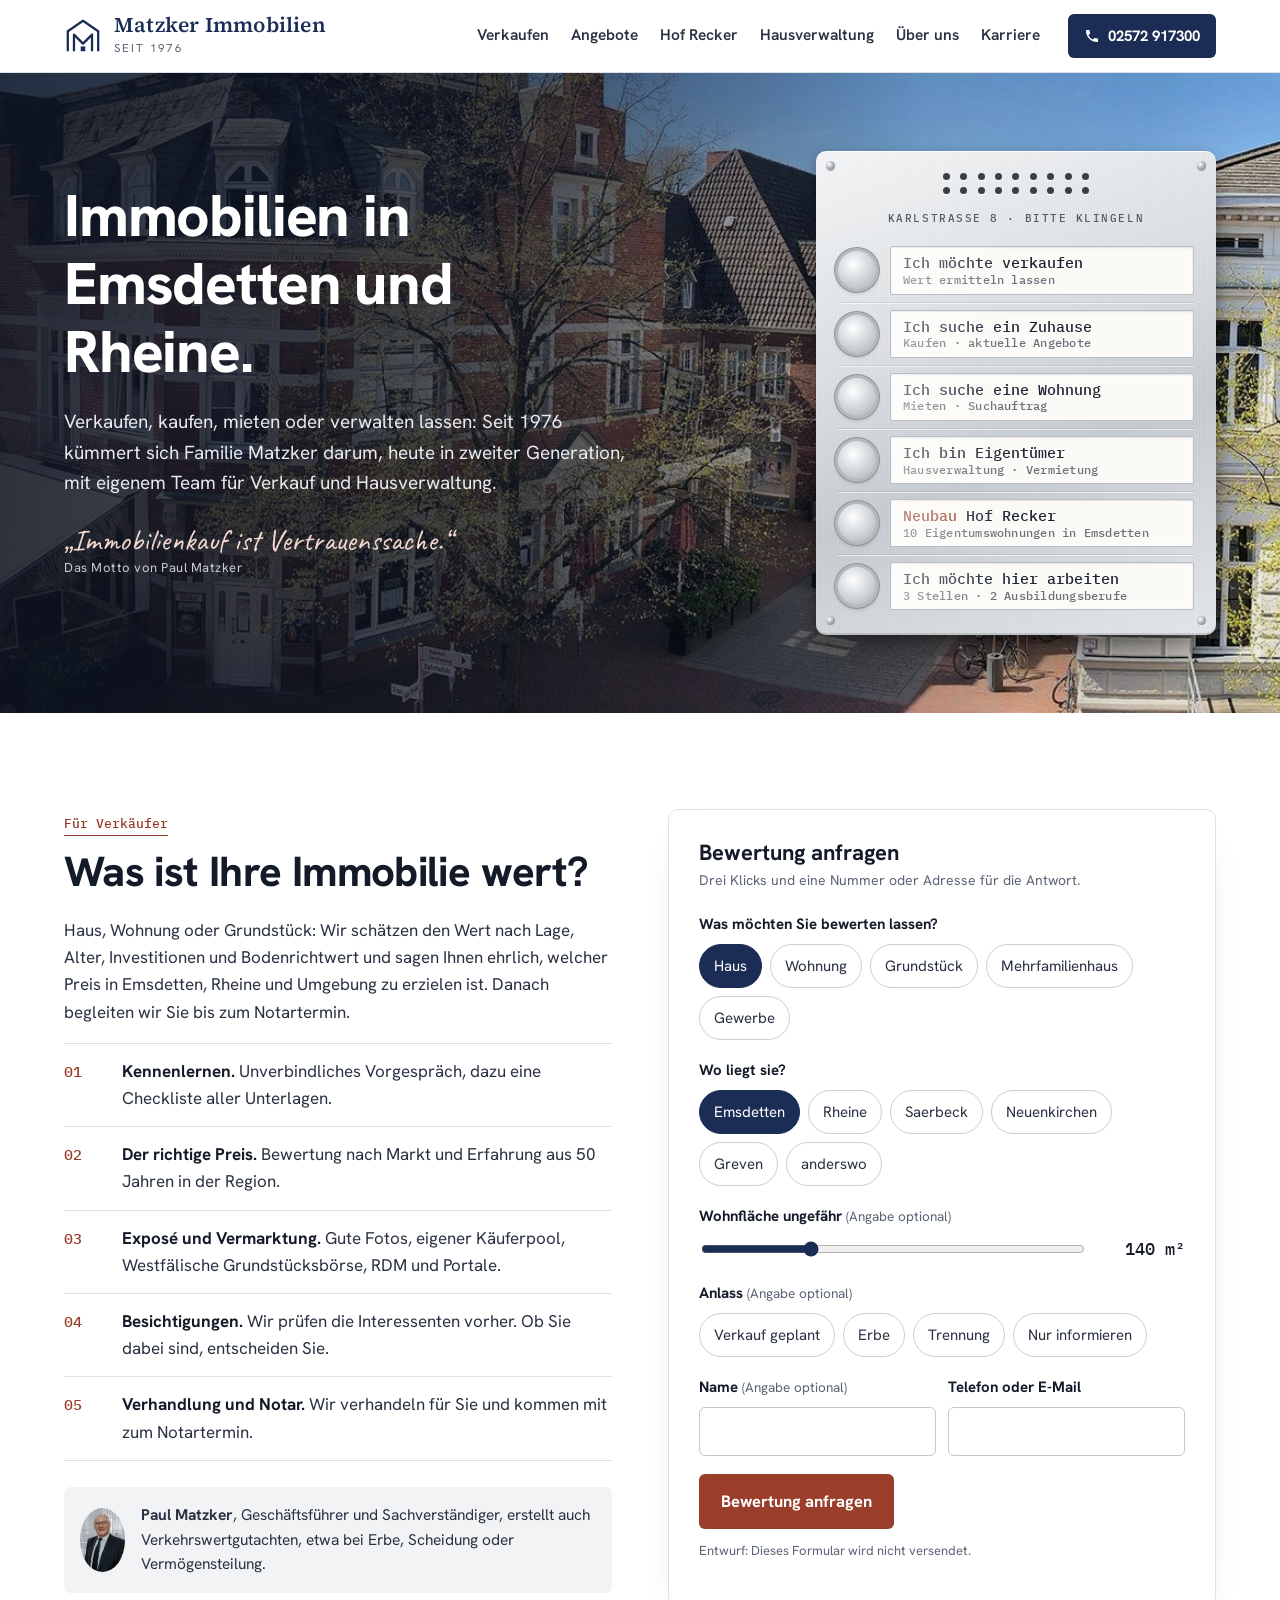
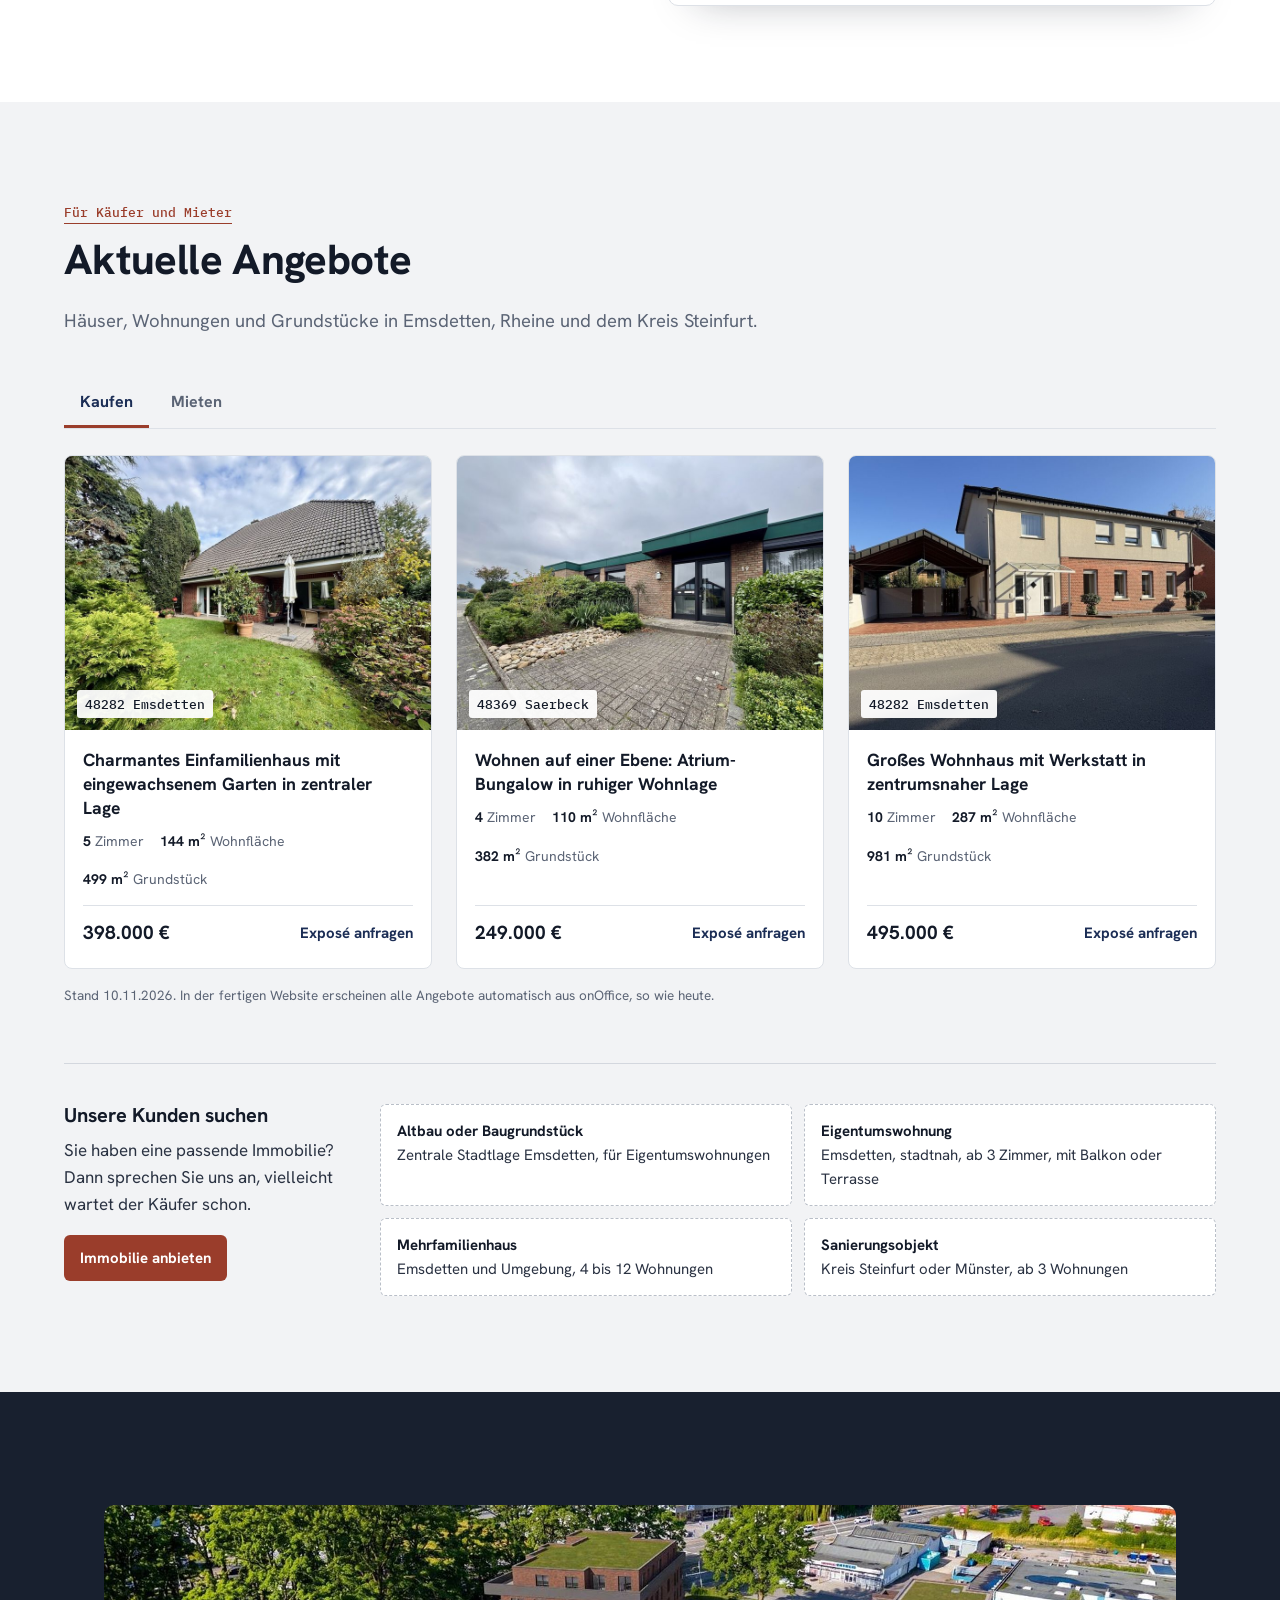
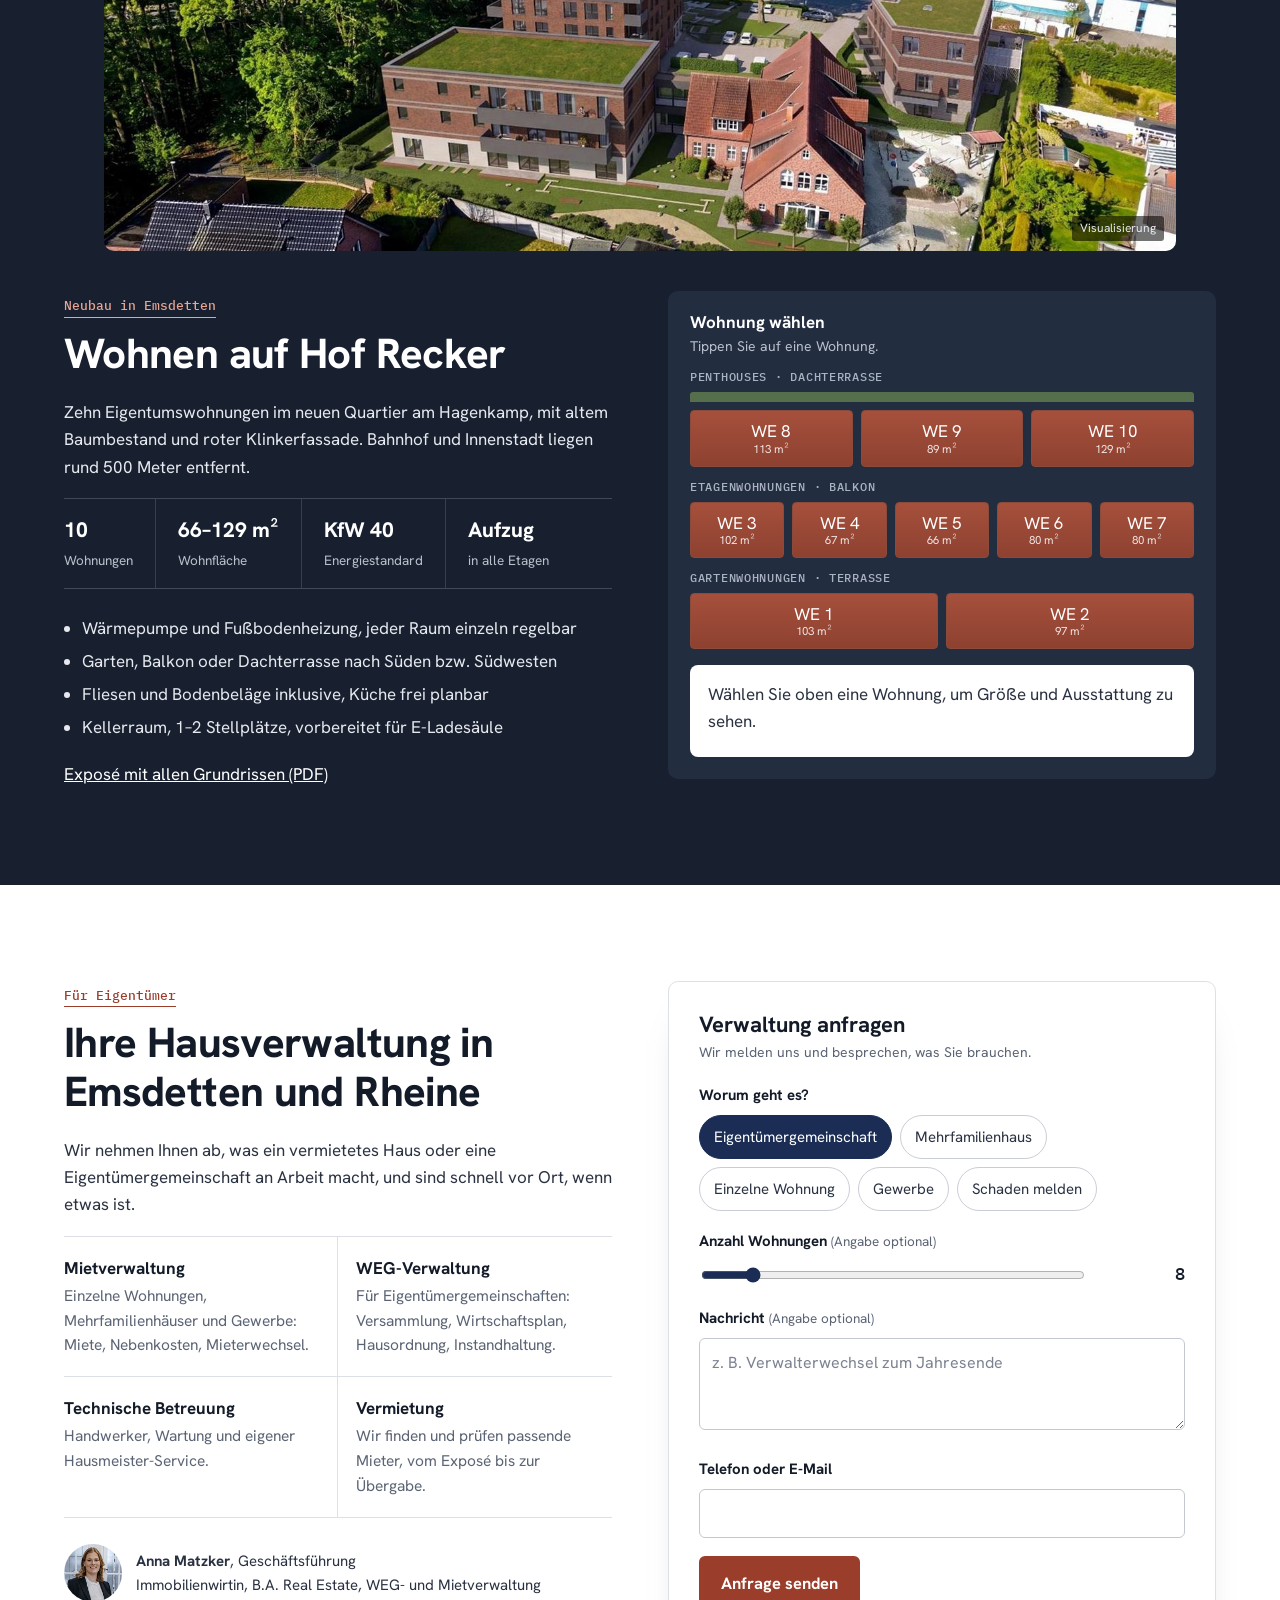
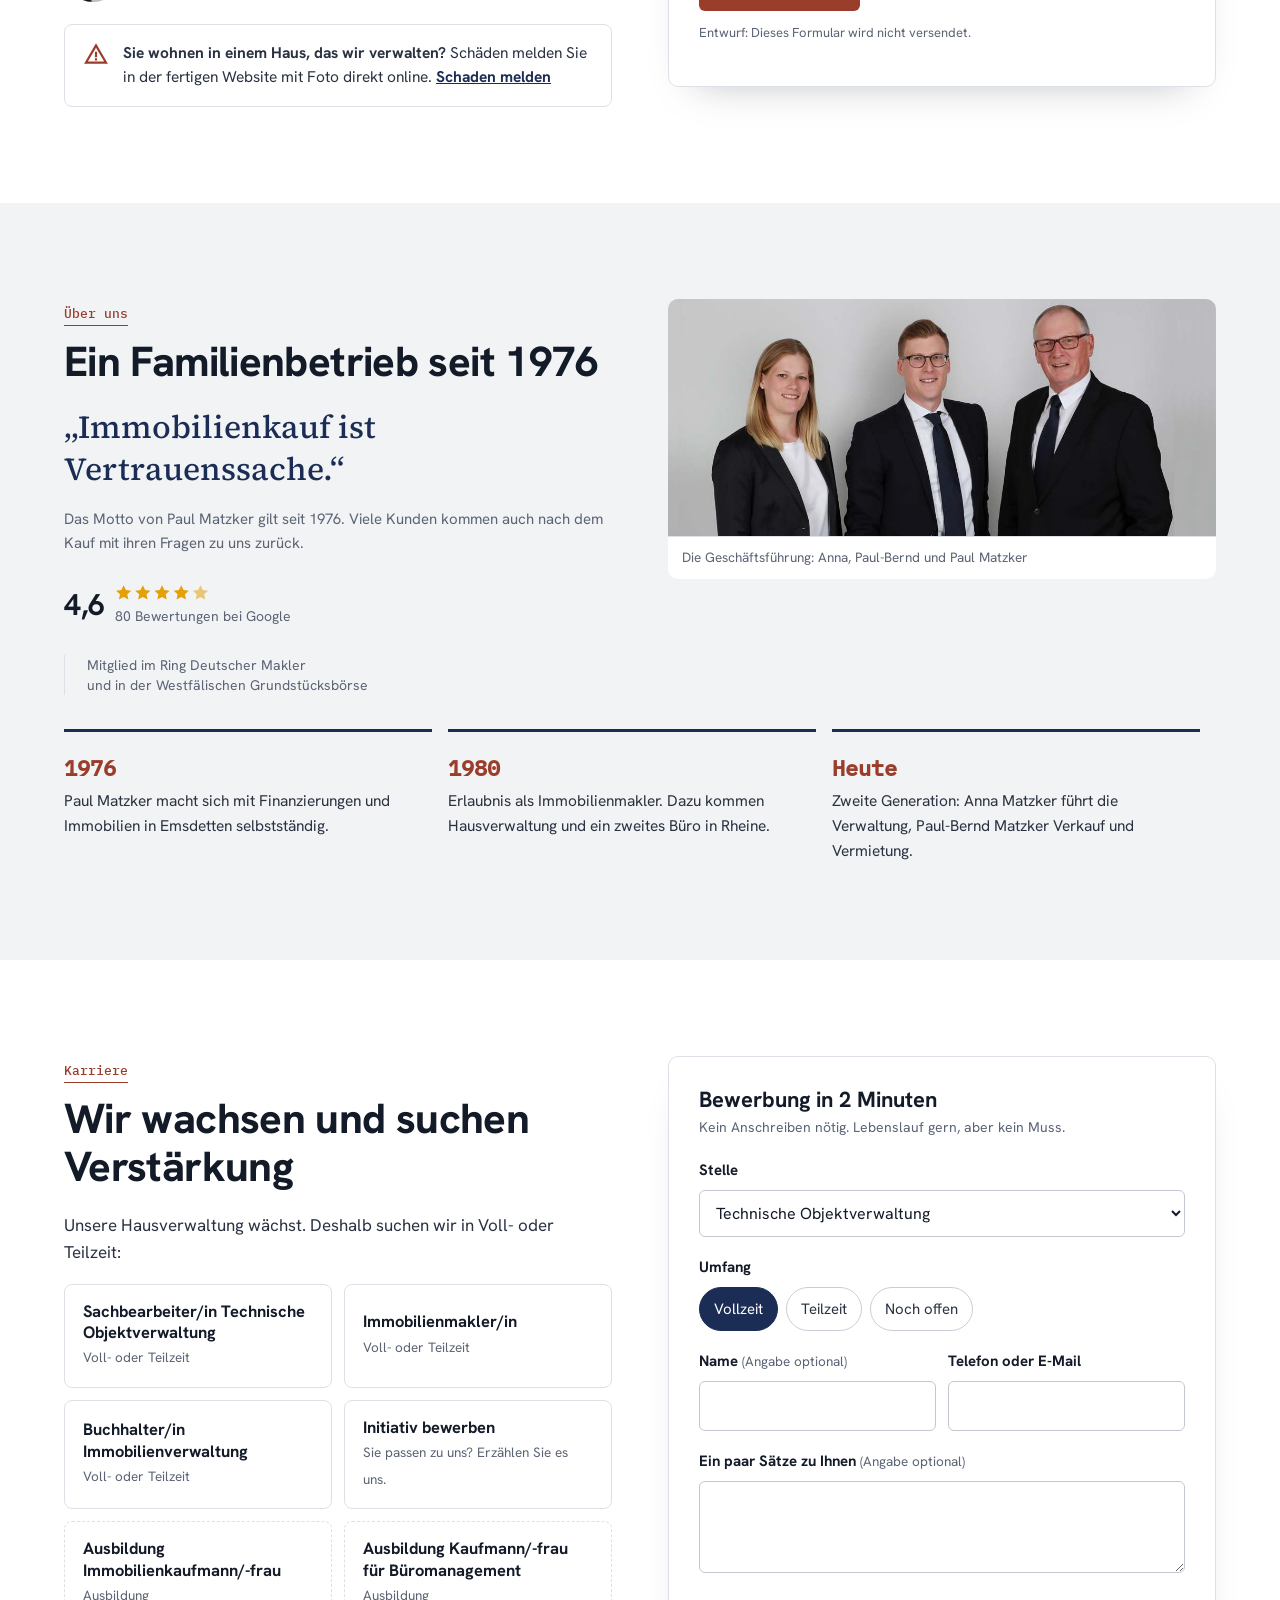
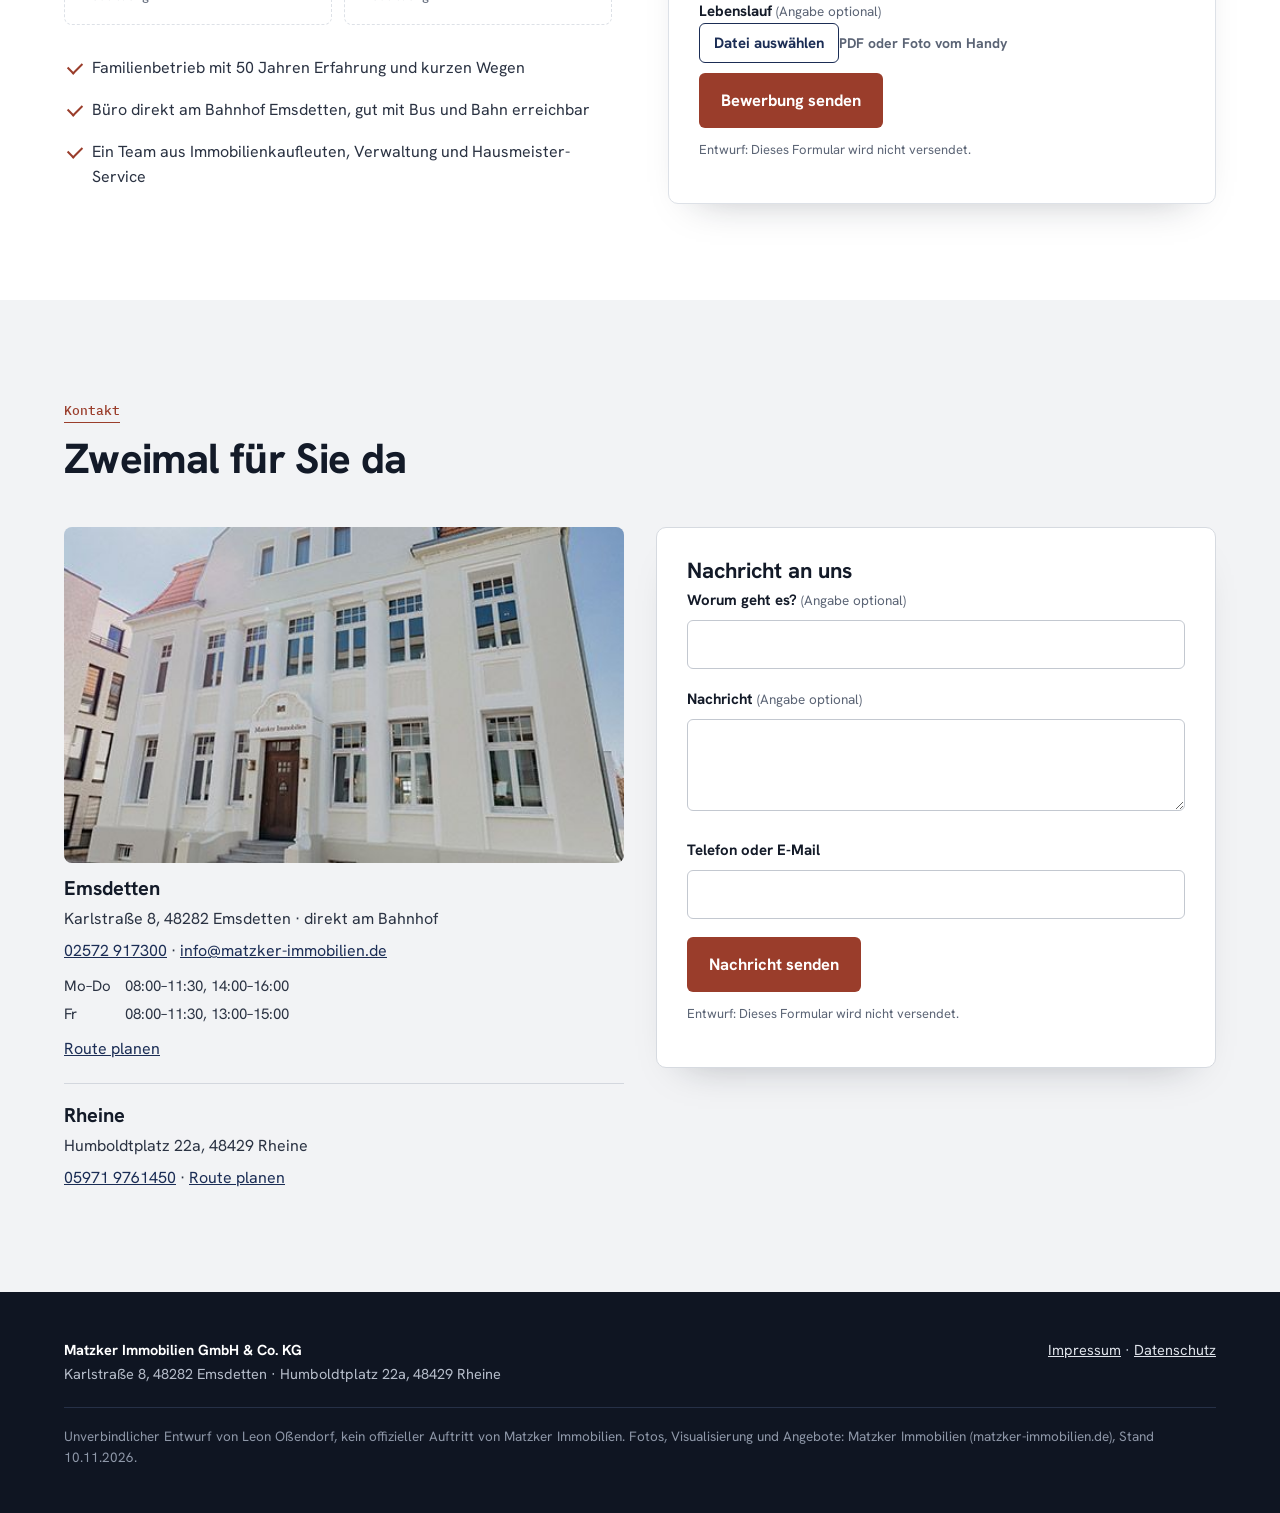
<file: index.html>
<!doctype html>
<html lang="de-DE">
<head>
<meta charset="utf-8">
<meta name="viewport" content="width=device-width, initial-scale=1">
<meta name="robots" content="noindex,nofollow">
<title>Matzker Immobilien – Makler und Hausverwaltung in Emsdetten und Rheine (Entwurf)</title>
<meta name="description" content="Unverbindlicher Entwurf von Leon Oßendorf für Matzker Immobilien, Emsdetten und Rheine.">
<link rel="preload" href="fonts/hanken.woff2" as="font" type="font/woff2" crossorigin>
<link rel="stylesheet" href="css/site.css">
<link rel="icon" href="data:image/svg+xml,%3Csvg xmlns='http://www.w3.org/2000/svg' viewBox='0 0 40 40'%3E%3Crect width='40' height='40' rx='6' fill='%231b2d55'/%3E%3Cpath d='M8 31V15l12-8 12 8v16M13 31V19l7 7 7-7v12' fill='none' stroke='%23fff' stroke-width='2.6'/%3E%3C/svg%3E">
</head>
<body>
<a class="skip" href="#inhalt">Zum Inhalt springen</a>

<header class="kopf">
  <div class="wrap">
    <a class="marke" href="#top" aria-label="Matzker Immobilien, zur Startseite">
      <svg viewBox="0 0 40 40" aria-hidden="true"><path d="M4 36V15L20 4l16 11v21" fill="none" stroke="#1b2d55" stroke-width="2.4" stroke-linejoin="round"/><path d="M10.5 36V18.5l9.5 9.5 9.5-9.5V36" fill="none" stroke="#1b2d55" stroke-width="2.4" stroke-linejoin="round"/><rect x="17.6" y="31" width="4.8" height="5" fill="#1b2d55"/></svg>
      <span><b>Matzker Immobilien</b><small>Seit 1976</small></span>
    </a>
    <nav class="menue" id="menue" aria-label="Hauptmenü">
      <a href="#verkaufen">Verkaufen</a>
      <a href="#angebote">Angebote</a>
      <a href="#hof-recker">Hof Recker</a>
      <a href="#verwaltung">Hausverwaltung</a>
      <a href="#familie">Über uns</a>
      <a href="#karriere">Karriere</a>
    </nav>
    <button class="burger" aria-expanded="false" aria-controls="menue" aria-label="Menü öffnen"><svg width="20" height="14" viewBox="0 0 20 14" aria-hidden="true"><path d="M0 1h20M0 7h20M0 13h20" stroke="#1b2d55" stroke-width="2"/></svg></button>
    <a class="tel" href="tel:+492572917300"><svg viewBox="0 0 24 24" aria-hidden="true"><path fill="currentColor" d="M6.6 10.8a15.1 15.1 0 0 0 6.6 6.6l2.2-2.2c.3-.3.7-.4 1-.2 1.1.4 2.3.6 3.6.6.6 0 1 .4 1 1V20c0 .6-.4 1-1 1A17 17 0 0 1 3 4c0-.6.4-1 1-1h3.5c.6 0 1 .4 1 1 0 1.3.2 2.5.6 3.6.1.3 0 .7-.2 1l-2.3 2.2Z"/></svg><span>02572 917300</span></a>
  </div>
</header>

<main id="inhalt">
<!-- HERO -->
<section class="hero" id="top">
  <div class="hero-bild"><img src="img/emsdetten-strasse.jpg" alt="Innenstadt von Emsdetten mit Backsteinhäusern und weißer Stadtvilla" fetchpriority="high"></div>
  <div class="wrap">
    <div>
      <h1>Immobilien in Emsdetten und Rheine.</h1>
      <p class="lead">Verkaufen, kaufen, mieten oder verwalten lassen: Seit 1976 kümmert sich Familie Matzker darum, heute in zweiter Generation, mit eigenem Team für Verkauf und Hausverwaltung.</p>
      <p class="unterschrift">„Immobilienkauf ist Vertrauenssache.“<small>Das Motto von Paul Matzker</small></p>
    </div>
    <div class="tableau-halter">
      <div class="tableau" role="group" aria-label="Wählen Sie Ihr Anliegen">
        <div class="lautsprecher" aria-hidden="true"><i></i><i></i><i></i><i></i><i></i><i></i><i></i><i></i><i></i><i></i><i></i><i></i><i></i><i></i><i></i><i></i><i></i><i></i></div>
        <div class="tableau-kopf" aria-hidden="true">Karlstraße 8 · Bitte klingeln</div>
        <button class="klingel" data-ziel="#verkaufen"><span class="knopf" aria-hidden="true"></span><span class="schild">Ich möchte verkaufen<small>Wert ermitteln lassen</small></span></button>
        <button class="klingel" data-ziel="#angebote" data-reiter="kauf"><span class="knopf" aria-hidden="true"></span><span class="schild">Ich suche ein Zuhause<small>Kaufen · aktuelle Angebote</small></span></button>
        <button class="klingel" data-ziel="#angebote" data-reiter="miete"><span class="knopf" aria-hidden="true"></span><span class="schild">Ich suche eine Wohnung<small>Mieten · Suchauftrag</small></span></button>
        <button class="klingel" data-ziel="#verwaltung"><span class="knopf" aria-hidden="true"></span><span class="schild">Ich bin Eigentümer<small>Hausverwaltung · Vermietung</small></span></button>
        <button class="klingel" data-ziel="#hof-recker"><span class="knopf" aria-hidden="true"></span><span class="schild"><span class="neu">Neubau</span> Hof Recker<small>10 Eigentumswohnungen in Emsdetten</small></span></button>
        <button class="klingel" data-ziel="#karriere"><span class="knopf" aria-hidden="true"></span><span class="schild">Ich möchte hier arbeiten<small>3 Stellen · 2 Ausbildungsberufe</small></span></button>
        <span class="schraube-u l" aria-hidden="true"></span><span class="schraube-u r" aria-hidden="true"></span>
      </div>
    </div>
  </div>
</section>

<!-- VERKAUFEN -->
<section class="ab" id="verkaufen">
  <div class="wrap zwei">
    <div class="reveal">
      <span class="marke-zeile">Für Verkäufer</span>
      <h2>Was ist Ihre Immobilie wert?</h2>
      <p>Haus, Wohnung oder Grundstück: Wir schätzen den Wert nach Lage, Alter, Investitionen und Bodenrichtwert und sagen Ihnen ehrlich, welcher Preis in Emsdetten, Rheine und Umgebung zu erzielen ist. Danach begleiten wir Sie bis zum Notartermin.</p>
      <ol class="schritte">
        <li><span><b>Kennenlernen.</b> Unverbindliches Vorgespräch, dazu eine Checkliste aller Unterlagen.</span></li>
        <li><span><b>Der richtige Preis.</b> Bewertung nach Markt und Erfahrung aus 50 Jahren in der Region.</span></li>
        <li><span><b>Exposé und Vermarktung.</b> Gute Fotos, eigener Käuferpool, Westfälische Grundstücksbörse, RDM und Portale.</span></li>
        <li><span><b>Besichtigungen.</b> Wir prüfen die Interessenten vorher. Ob Sie dabei sind, entscheiden Sie.</span></li>
        <li><span><b>Verhandlung und Notar.</b> Wir verhandeln für Sie und kommen mit zum Notartermin.</span></li>
      </ol>
      <div class="sachverstand">
        <img src="img/paul-matzker.jpg" alt="Paul Matzker">
        <p><b>Paul Matzker</b>, Geschäftsführer und Sachverständiger, erstellt auch Verkehrswertgutachten, etwa bei Erbe, Scheidung oder Vermögensteilung.</p>
      </div>
    </div>
    <form class="formular reveal" data-demo novalidate aria-labelledby="bew-titel">
      <div class="form-inhalt">
        <h3 id="bew-titel">Bewertung anfragen</h3>
        <p class="hinweis">Drei Klicks und eine Nummer oder Adresse für die Antwort.</p>
        <div class="feld"><span class="label">Was möchten Sie bewerten lassen?</span>
          <div class="chips">
            <input type="radio" name="art" id="a1" checked><label for="a1">Haus</label>
            <input type="radio" name="art" id="a2"><label for="a2">Wohnung</label>
            <input type="radio" name="art" id="a3"><label for="a3">Grundstück</label>
            <input type="radio" name="art" id="a4"><label for="a4">Mehrfamilienhaus</label>
            <input type="radio" name="art" id="a5"><label for="a5">Gewerbe</label>
          </div></div>
        <div class="feld"><span class="label">Wo liegt sie?</span>
          <div class="chips">
            <input type="radio" name="ort" id="o1" checked><label for="o1">Emsdetten</label>
            <input type="radio" name="ort" id="o2"><label for="o2">Rheine</label>
            <input type="radio" name="ort" id="o3"><label for="o3">Saerbeck</label>
            <input type="radio" name="ort" id="o4"><label for="o4">Neuenkirchen</label>
            <input type="radio" name="ort" id="o5"><label for="o5">Greven</label>
            <input type="radio" name="ort" id="o6"><label for="o6">anderswo</label>
          </div></div>
        <div class="feld"><label for="flaeche">Wohnfläche ungefähr <span class="opt">(Angabe optional)</span></label>
          <div class="regler"><input type="range" id="flaeche" min="40" max="400" step="5" value="140"><output for="flaeche">140 m²</output></div></div>
        <div class="feld"><span class="label">Anlass <span class="opt">(Angabe optional)</span></span>
          <div class="chips">
            <input type="checkbox" id="g1"><label for="g1">Verkauf geplant</label>
            <input type="checkbox" id="g2"><label for="g2">Erbe</label>
            <input type="checkbox" id="g3"><label for="g3">Trennung</label>
            <input type="checkbox" id="g4"><label for="g4">Nur informieren</label>
          </div></div>
        <div class="reihe">
          <div class="feld"><label for="bn">Name <span class="opt">(Angabe optional)</span></label><input type="text" id="bn" autocomplete="name"></div>
          <div class="feld"><label for="bt">Telefon oder E-Mail</label><input type="text" id="bt" autocomplete="tel" required></div>
        </div>
        <button class="senden" type="submit">Bewertung anfragen</button>
        <p class="kleingedruckt">Entwurf: Dieses Formular wird nicht versendet.</p>
      </div>
      <div class="danke" role="status"><b>Danke, Ihre Anfrage ist da.</b>In der fertigen Website käme sie jetzt direkt bei Matzker Immobilien an, und Sie bekämen eine Bestätigung per E-Mail.</div>
    </form>
  </div>
</section>

<!-- ANGEBOTE -->
<section class="ab grau" id="angebote">
  <div class="wrap">
    <div class="ab-kopf reveal">
      <span class="marke-zeile">Für Käufer und Mieter</span>
      <h2>Aktuelle Angebote</h2>
      <p>Häuser, Wohnungen und Grundstücke in Emsdetten, Rheine und dem Kreis Steinfurt.</p>
    </div>
    <div class="reiter" role="tablist" aria-label="Angebote">
      <button role="tab" id="t-kauf" aria-controls="p-kauf" aria-selected="true">Kaufen</button>
      <button role="tab" id="t-miete" aria-controls="p-miete" aria-selected="false" tabindex="-1">Mieten</button>
    </div>
    <div class="panel" id="p-kauf" role="tabpanel" aria-labelledby="t-kauf">
      <div class="objekte">
        <article class="objekt reveal">
          <figure><img src="img/objekt-efh-emsdetten.jpg" alt="Einfamilienhaus mit Terrasse und eingewachsenem Garten" loading="lazy"><span class="ort">48282 Emsdetten</span></figure>
          <div class="koerper"><h3>Charmantes Einfamilienhaus mit eingewachsenem Garten in zentraler Lage</h3>
            <div class="eckdaten"><span><b>5</b> Zimmer</span><span><b>144 m²</b> Wohnfläche</span><span><b>499 m²</b> Grundstück</span></div>
            <div class="preis"><b>398.000 €</b><a href="#kontakt" data-anfrage="Einfamilienhaus Emsdetten">Exposé anfragen</a></div></div>
        </article>
        <article class="objekt reveal">
          <figure><img src="img/objekt-bungalow-saerbeck.jpg" alt="Atrium-Bungalow aus Klinker mit Vorgarten" loading="lazy"><span class="ort">48369 Saerbeck</span></figure>
          <div class="koerper"><h3>Wohnen auf einer Ebene: Atrium-Bungalow in ruhiger Wohnlage</h3>
            <div class="eckdaten"><span><b>4</b> Zimmer</span><span><b>110 m²</b> Wohnfläche</span><span><b>382 m²</b> Grundstück</span></div>
            <div class="preis"><b>249.000 €</b><a href="#kontakt" data-anfrage="Atrium-Bungalow Saerbeck">Exposé anfragen</a></div></div>
        </article>
        <article class="objekt reveal">
          <figure><img src="img/objekt-wohnhaus-werkstatt.jpg" alt="Großes Wohnhaus mit Carport und Werkstatt" loading="lazy"><span class="ort">48282 Emsdetten</span></figure>
          <div class="koerper"><h3>Großes Wohnhaus mit Werkstatt in zentrumsnaher Lage</h3>
            <div class="eckdaten"><span><b>10</b> Zimmer</span><span><b>287 m²</b> Wohnfläche</span><span><b>981 m²</b> Grundstück</span></div>
            <div class="preis"><b>495.000 €</b><a href="#kontakt" data-anfrage="Wohnhaus mit Werkstatt Emsdetten">Exposé anfragen</a></div></div>
        </article>
      </div>
      <p class="stand">Stand 10.11.2026. In der fertigen Website erscheinen alle Angebote automatisch aus onOffice, so wie heute.</p>
    </div>
    <div class="panel" id="p-miete" role="tabpanel" aria-labelledby="t-miete" hidden>
      <div class="suchauftrag">
        <div>
          <h3>Sagen Sie uns, was Sie suchen.</h3>
          <p>Mit einem Suchauftrag melden wir uns, sobald eine passende Wohnung frei wird.</p>
          <p>Mietangebote erscheinen in der fertigen Website hier, ebenfalls automatisch aus onOffice.</p>
        </div>
        <form class="formular" data-demo novalidate aria-labelledby="such-titel">
          <div class="form-inhalt">
            <h3 id="such-titel">Suchauftrag Miete</h3>
            <p class="hinweis">Kurz ausfüllen, wir melden uns bei passenden Wohnungen.</p>
            <div class="feld"><span class="label">Wo?</span><div class="chips">
              <input type="checkbox" id="m1" checked><label for="m1">Emsdetten</label>
              <input type="checkbox" id="m2"><label for="m2">Rheine</label>
              <input type="checkbox" id="m3"><label for="m3">Umgebung</label></div></div>
            <div class="feld"><span class="label">Zimmer</span><div class="chips">
              <input type="radio" name="zi" id="z1"><label for="z1">1–2</label>
              <input type="radio" name="zi" id="z2" checked><label for="z2">3</label>
              <input type="radio" name="zi" id="z3"><label for="z3">4 und mehr</label></div></div>
            <div class="feld"><label for="miete">Warmmiete bis <span class="opt">(Angabe optional)</span></label>
              <div class="regler"><input type="range" id="miete" min="400" max="2000" step="50" value="900"><output for="miete">900 €</output></div></div>
            <div class="feld"><label for="mt">Telefon oder E-Mail</label><input type="text" id="mt" required></div>
            <button class="senden" type="submit">Suchauftrag speichern</button>
            <p class="kleingedruckt">Entwurf: Dieses Formular wird nicht versendet.</p>
          </div>
          <div class="danke" role="status"><b>Danke, Ihr Suchauftrag ist gespeichert.</b>In der fertigen Website käme er direkt bei Matzker Immobilien an.</div>
        </form>
      </div>
    </div>

    <div class="gesucht reveal">
      <div>
        <h3>Unsere Kunden suchen</h3>
        <p>Sie haben eine passende Immobilie? Dann sprechen Sie uns an, vielleicht wartet der Käufer schon.</p>
        <a href="#verkaufen" class="senden" style="padding:11px 16px;font-size:15px;text-decoration:none">Immobilie anbieten</a>
      </div>
      <ul>
        <li><b>Altbau oder Baugrundstück</b>Zentrale Stadtlage Emsdetten, für Eigentumswohnungen</li>
        <li><b>Eigentumswohnung</b>Emsdetten, stadtnah, ab 3 Zimmer, mit Balkon oder Terrasse</li>
        <li><b>Mehrfamilienhaus</b>Emsdetten und Umgebung, 4 bis 12 Wohnungen</li>
        <li><b>Sanierungsobjekt</b>Kreis Steinfurt oder Münster, ab 3 Wohnungen</li>
      </ul>
    </div>
  </div>
</section>

<!-- HOF RECKER -->
<section class="ab recker" id="hof-recker">
  <div class="wrap">
    <figure class="recker-bild reveal"><img src="img/hof-recker.jpg" alt="Hof Recker in Emsdetten aus der Luft: Neubauten aus rotem Klinker mit begrünten Dächern um den alten Hof" loading="lazy"><figcaption>Visualisierung</figcaption></figure>
    <div class="zwei">
      <div class="reveal">
        <span class="marke-zeile" style="color:#e7a593">Neubau in Emsdetten</span>
        <h2>Wohnen auf Hof Recker</h2>
        <p>Zehn Eigentumswohnungen im neuen Quartier am Hagenkamp, mit altem Baumbestand und roter Klinkerfassade. Bahnhof und Innenstadt liegen rund 500 Meter entfernt.</p>
        <div class="recker-fakten">
          <div><b>10</b><span>Wohnungen</span></div>
          <div><b>66–129 m²</b><span>Wohnfläche</span></div>
          <div><b>KfW 40</b><span>Energiestandard</span></div>
          <div><b>Aufzug</b><span>in alle Etagen</span></div>
        </div>
        <ul class="plus">
          <li>Wärmepumpe und Fußbodenheizung, jeder Raum einzeln regelbar</li>
          <li>Garten, Balkon oder Dachterrasse nach Süden bzw. Südwesten</li>
          <li>Fliesen und Bodenbeläge inklusive, Küche frei planbar</li>
          <li>Kellerraum, 1–2 Stellplätze, vorbereitet für E-Ladesäule</li>
        </ul>
        <a class="licht" href="https://www.matzker-immobilien.de/wp-content/uploads/download/hofrecker.pdf" rel="noopener">Exposé mit allen Grundrissen (PDF)</a>
      </div>
      <div class="haus reveal" aria-label="Wohnungen auf Hof Recker">
        <h3 style="font-size:17px;margin-bottom:2px">Wohnung wählen</h3>
        <p style="font-size:14px;color:#b9c0cc;margin:0 0 6px">Tippen Sie auf eine Wohnung.</p>
        <div class="etage-name">PENTHOUSES · DACHTERRASSE</div>
        <div class="dach" aria-hidden="true"></div>
        <div class="etage e3">
          <button class="we" data-we="8" data-info="3 Zimmer · 113 m² · Penthouse mit Dachterrasse">WE 8<small>113 m²</small></button>
          <button class="we" data-we="9" data-info="2 Zimmer · 89 m² · Penthouse">WE 9<small>89 m²</small></button>
          <button class="we" data-we="10" data-info="3 Zimmer · 129 m² · Penthouse mit zwei Dachterrassen">WE 10<small>129 m²</small></button>
        </div>
        <div class="etage-name">ETAGENWOHNUNGEN · BALKON</div>
        <div class="etage e5">
          <button class="we" data-we="3" data-info="3–4 Zimmer · 102 m² · Balkon nach Süden">WE 3<small>102 m²</small></button>
          <button class="we" data-we="4" data-info="2 Zimmer · 67 m² · Balkon">WE 4<small>67 m²</small></button>
          <button class="we" data-we="5" data-info="2 Zimmer · 66 m² · Balkon">WE 5<small>66 m²</small></button>
          <button class="we" data-we="6" data-info="2 Zimmer · 80 m² · Balkon">WE 6<small>80 m²</small></button>
          <button class="we" data-we="7" data-info="3 Zimmer · 80 m² · Balkon">WE 7<small>80 m²</small></button>
        </div>
        <div class="etage-name">GARTENWOHNUNGEN · TERRASSE</div>
        <div class="etage e2">
          <button class="we" data-we="1" data-info="3 Zimmer · 103 m² · eigener Garten rund 60 m²">WE 1<small>103 m²</small></button>
          <button class="we" data-we="2" data-info="3 Zimmer · 97 m² · eigener Garten rund 30 m²">WE 2<small>97 m²</small></button>
        </div>
        <div class="we-info" aria-live="polite"><span class="we-text">Wählen Sie oben eine Wohnung, um Größe und Ausstattung zu sehen.</span></div>
      </div>
    </div>
  </div>
</section>

<!-- VERWALTUNG -->
<section class="ab" id="verwaltung">
  <div class="wrap zwei">
    <div class="reveal">
      <span class="marke-zeile">Für Eigentümer</span>
      <h2>Ihre Hausverwaltung in Emsdetten und Rheine</h2>
      <p>Wir nehmen Ihnen ab, was ein vermietetes Haus oder eine Eigentümergemeinschaft an Arbeit macht, und sind schnell vor Ort, wenn etwas ist.</p>
      <div class="leist">
        <div><b>Mietverwaltung</b><p>Einzelne Wohnungen, Mehrfamilienhäuser und Gewerbe: Miete, Nebenkosten, Mieterwechsel.</p></div>
        <div><b>WEG-Verwaltung</b><p>Für Eigentümergemeinschaften: Versammlung, Wirtschaftsplan, Hausordnung, Instandhaltung.</p></div>
        <div><b>Technische Betreuung</b><p>Handwerker, Wartung und eigener Hausmeister-Service.</p></div>
        <div><b>Vermietung</b><p>Wir finden und prüfen passende Mieter, vom Exposé bis zur Übergabe.</p></div>
      </div>
      <div class="person">
        <img src="img/anna-matzker.jpg" alt="Anna Matzker">
        <p><b>Anna Matzker</b>, Geschäftsführung<br>Immobilienwirtin, B.A. Real Estate, WEG- und Mietverwaltung</p>
      </div>
      <div class="schaden">
        <svg viewBox="0 0 24 24" aria-hidden="true"><path fill="currentColor" d="M12 2 1 21h22L12 2Zm0 4.3L19.5 19h-15L12 6.3ZM11 10v5h2v-5h-2Zm0 6v2h2v-2h-2Z"/></svg>
        <p><b>Sie wohnen in einem Haus, das wir verwalten?</b> Schäden melden Sie in der fertigen Website mit Foto direkt online. <button type="button" data-anfrage-verwaltung="schaden">Schaden melden</button></p>
      </div>
    </div>
    <form class="formular reveal" data-demo novalidate aria-labelledby="verw-titel" id="verw-form">
      <div class="form-inhalt">
        <h3 id="verw-titel">Verwaltung anfragen</h3>
        <p class="hinweis">Wir melden uns und besprechen, was Sie brauchen.</p>
        <div class="feld"><span class="label">Worum geht es?</span><div class="chips">
          <input type="radio" name="vw" id="v1" checked><label for="v1">Eigentümergemeinschaft</label>
          <input type="radio" name="vw" id="v2"><label for="v2">Mehrfamilienhaus</label>
          <input type="radio" name="vw" id="v3"><label for="v3">Einzelne Wohnung</label>
          <input type="radio" name="vw" id="v4"><label for="v4">Gewerbe</label>
          <input type="radio" name="vw" id="v5"><label for="v5">Schaden melden</label></div></div>
        <div class="feld" id="feld-einheiten"><label for="einheiten">Anzahl Wohnungen <span class="opt">(Angabe optional)</span></label>
          <div class="regler"><input type="range" id="einheiten" min="1" max="60" value="8"><output for="einheiten">8</output></div></div>
        <div class="feld"><label for="vn">Nachricht <span class="opt">(Angabe optional)</span></label><textarea id="vn" placeholder="z. B. Verwalterwechsel zum Jahresende"></textarea></div>
        <div class="feld"><label for="vt">Telefon oder E-Mail</label><input type="text" id="vt" required></div>
        <button class="senden" type="submit">Anfrage senden</button>
        <p class="kleingedruckt">Entwurf: Dieses Formular wird nicht versendet.</p>
      </div>
      <div class="danke" role="status"><b>Danke, Ihre Anfrage ist da.</b>In der fertigen Website käme sie direkt bei der Hausverwaltung an.</div>
    </form>
  </div>
</section>

<!-- FAMILIE -->
<section class="ab grau" id="familie">
  <div class="wrap">
    <div class="zwei">
      <div class="reveal">
        <span class="marke-zeile">Über uns</span>
        <h2>Ein Familienbetrieb seit 1976</h2>
        <p class="motto">„Immobilienkauf ist Vertrauenssache.“</p>
        <p>Das Motto von Paul Matzker gilt seit 1976. Viele Kunden kommen auch nach dem Kauf mit ihren Fragen zu uns zurück.</p>
        <div class="siegel">
          <div class="sterne"><b>4,6</b><span><svg viewBox="0 0 100 18" aria-hidden="true"><g fill="#e3a008"><path id="st" d="M9 1l2.4 5 5.5.6-4.1 3.8 1.1 5.4L9 13.1 4.1 15.8l1.1-5.4L1.1 6.6l5.5-.6z"/><use href="#st" x="20"/><use href="#st" x="40"/><use href="#st" x="60"/></g><path d="M89 1l2.4 5 5.5.6-4.1 3.8 1.1 5.4L89 13.1l-4.9 2.7 1.1-5.4-4.1-3.8 5.5-.6z" fill="#e3a008" opacity=".55"/></svg><br>80 Bewertungen bei Google</span></div>
          <div class="verband">Mitglied im Ring Deutscher Makler<br>und in der Westfälischen Grundstücksbörse</div>
        </div>
      </div>
      <figure class="familie-bild reveal" style="margin:0"><img src="img/familie-matzker.jpg" alt="Anna Matzker, Paul-Bernd Matzker und Paul Matzker" loading="lazy"><figcaption>Die Geschäftsführung: Anna, Paul-Bernd und Paul Matzker</figcaption></figure>
    </div>
    <div class="zeitleiste reveal">
      <div><b>1976</b><p>Paul Matzker macht sich mit Finanzierungen und Immobilien in Emsdetten selbstständig.</p></div>
      <div><b>1980</b><p>Erlaubnis als Immobilienmakler. Dazu kommen Hausverwaltung und ein zweites Büro in Rheine.</p></div>
      <div><b>Heute</b><p>Zweite Generation: Anna Matzker führt die Verwaltung, Paul-Bernd Matzker Verkauf und Vermietung.</p></div>
    </div>
  </div>
</section>

<!-- KARRIERE -->
<section class="ab" id="karriere">
  <div class="wrap zwei">
    <div class="reveal">
      <span class="marke-zeile">Karriere</span>
      <h2>Wir wachsen und suchen Verstärkung</h2>
      <p>Unsere Hausverwaltung wächst. Deshalb suchen wir in Voll- oder Teilzeit:</p>
      <div class="stellen">
        <button class="stelle" data-stelle="Technische Objektverwaltung"><b>Sachbearbeiter/in Technische Objektverwaltung</b><span>Voll- oder Teilzeit</span></button>
        <button class="stelle" data-stelle="Immobilienmakler/in"><b>Immobilienmakler/in</b><span>Voll- oder Teilzeit</span></button>
        <button class="stelle" data-stelle="Buchhaltung Immobilienverwaltung"><b>Buchhalter/in Immobilienverwaltung</b><span>Voll- oder Teilzeit</span></button>
        <button class="stelle" data-stelle="Initiativbewerbung"><b>Initiativ bewerben</b><span>Sie passen zu uns? Erzählen Sie es uns.</span></button>
        <button class="stelle azubi" data-stelle="Ausbildung Immobilienkaufmann/-frau"><b>Ausbildung Immobilienkaufmann/-frau</b><span>Ausbildung</span></button>
        <button class="stelle azubi" data-stelle="Ausbildung Kaufmann/-frau für Büromanagement"><b>Ausbildung Kaufmann/-frau für Büromanagement</b><span>Ausbildung</span></button>
      </div>
      <ul class="vorteile">
        <li>Familienbetrieb mit 50 Jahren Erfahrung und kurzen Wegen</li>
        <li>Büro direkt am Bahnhof Emsdetten, gut mit Bus und Bahn erreichbar</li>
        <li>Ein Team aus Immobilienkaufleuten, Verwaltung und Hausmeister-Service</li>
      </ul>
    </div>
    <form class="formular reveal" data-demo novalidate aria-labelledby="bw-titel" id="bewerbung">
      <div class="form-inhalt">
        <h3 id="bw-titel">Bewerbung in 2 Minuten</h3>
        <p class="hinweis">Kein Anschreiben nötig. Lebenslauf gern, aber kein Muss.</p>
        <div class="feld"><label for="bw-stelle">Stelle</label>
          <select id="bw-stelle">
            <option>Technische Objektverwaltung</option><option>Immobilienmakler/in</option><option>Buchhaltung Immobilienverwaltung</option>
            <option>Ausbildung Immobilienkaufmann/-frau</option><option>Ausbildung Kaufmann/-frau für Büromanagement</option><option>Initiativbewerbung</option>
          </select></div>
        <div class="feld"><span class="label">Umfang</span><div class="chips">
          <input type="radio" name="um" id="u1" checked><label for="u1">Vollzeit</label>
          <input type="radio" name="um" id="u2"><label for="u2">Teilzeit</label>
          <input type="radio" name="um" id="u3"><label for="u3">Noch offen</label></div></div>
        <div class="reihe">
          <div class="feld"><label for="bw-n">Name <span class="opt">(Angabe optional)</span></label><input type="text" id="bw-n" autocomplete="name"></div>
          <div class="feld"><label for="bw-t">Telefon oder E-Mail</label><input type="text" id="bw-t" required></div>
        </div>
        <div class="feld"><label for="bw-s">Ein paar Sätze zu Ihnen <span class="opt">(Angabe optional)</span></label><textarea id="bw-s"></textarea></div>
        <div class="feld"><span class="label">Lebenslauf <span class="opt">(Angabe optional)</span></span><label class="datei"><input type="file" id="bw-f"><span>Datei auswählen</span><em>PDF oder Foto vom Handy</em></label></div>
        <button class="senden" type="submit">Bewerbung senden</button>
        <p class="kleingedruckt">Entwurf: Dieses Formular wird nicht versendet.</p>
      </div>
      <div class="danke" role="status"><b>Danke für Ihre Bewerbung!</b>In der fertigen Website käme sie direkt bei Familie Matzker an, und Sie bekämen eine Eingangsbestätigung.</div>
    </form>
  </div>
</section>

<!-- KONTAKT -->
<section class="ab grau" id="kontakt">
  <div class="wrap">
    <div class="ab-kopf reveal"><span class="marke-zeile">Kontakt</span><h2>Zweimal für Sie da</h2></div>
    <div class="standorte zwei">
      <div class="reveal">
        <div class="standort">
          <img src="img/buero-emsdetten.jpg" alt="Büro von Matzker Immobilien in einer weißen Stadtvilla in Emsdetten" loading="lazy">
          <h3>Emsdetten</h3>
          <p>Karlstraße 8, 48282 Emsdetten · direkt am Bahnhof</p>
          <p><a href="tel:+492572917300">02572 917300</a> · <a href="mailto:info@matzker-immobilien.de">info@matzker-immobilien.de</a></p>
          <table class="zeiten"><tr><td>Mo–Do</td><td>08:00–11:30, 14:00–16:00</td></tr><tr><td>Fr</td><td>08:00–11:30, 13:00–15:00</td></tr></table>
          <p style="margin-top:8px"><a href="https://www.google.com/maps/search/?api=1&amp;query=Karlstra%C3%9Fe+8+48282+Emsdetten" rel="noopener">Route planen</a></p>
        </div>
        <div class="standort zweit">
          <h3>Rheine</h3>
          <p>Humboldtplatz 22a, 48429 Rheine</p>
          <p><a href="tel:+4959719761450">05971 9761450</a> · <a href="https://www.google.com/maps/search/?api=1&amp;query=Humboldtplatz+22a+48429+Rheine" rel="noopener">Route planen</a></p>
        </div>
      </div>
      <form class="formular reveal" data-demo novalidate aria-labelledby="k-titel" id="kontaktform">
        <div class="form-inhalt">
          <h3 id="k-titel">Nachricht an uns</h3>
          <div class="feld"><label for="k-n">Worum geht es? <span class="opt">(Angabe optional)</span></label><input type="text" id="k-n"></div>
          <div class="feld"><label for="k-m">Nachricht <span class="opt">(Angabe optional)</span></label><textarea id="k-m"></textarea></div>
          <div class="feld"><label for="k-t">Telefon oder E-Mail</label><input type="text" id="k-t" required></div>
          <button class="senden" type="submit">Nachricht senden</button>
          <p class="kleingedruckt">Entwurf: Dieses Formular wird nicht versendet.</p>
        </div>
        <div class="danke" role="status"><b>Danke, Ihre Nachricht ist da.</b>In der fertigen Website käme sie direkt im Büro an.</div>
      </form>
    </div>
  </div>
</section>
</main>

<footer class="fuss">
  <div class="wrap">
    <div><b style="color:#fff">Matzker Immobilien GmbH &amp; Co. KG</b><br>Karlstraße 8, 48282 Emsdetten · Humboldtplatz 22a, 48429 Rheine</div>
    <div><a href="impressum.html">Impressum</a> · <a href="datenschutz.html">Datenschutz</a></div>
    <p class="entwurf">Unverbindlicher Entwurf von Leon Oßendorf, kein offizieller Auftritt von Matzker Immobilien. Fotos, Visualisierung und Angebote: Matzker Immobilien (matzker-immobilien.de), Stand 10.11.2026.</p>
  </div>
</footer>

<div class="mobil-leiste"><a href="tel:+492572917300">Anrufen</a><a href="#verkaufen">Wert ermitteln</a></div>
<script src="js/site.js"></script>
</body>
</html>
</file>
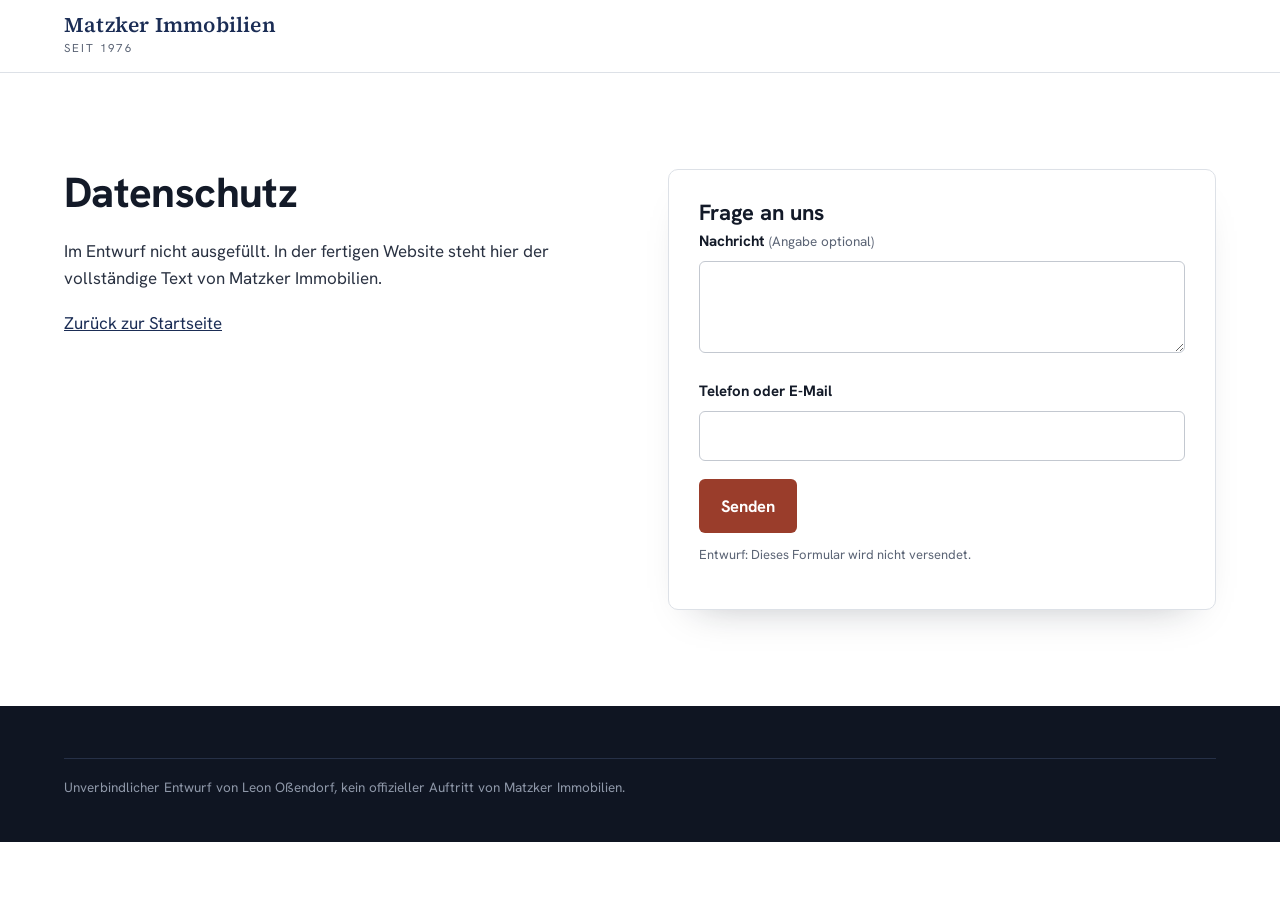
<file: datenschutz.html>
<!doctype html>
<html lang="de-DE"><head><meta charset="utf-8"><meta name="viewport" content="width=device-width, initial-scale=1"><meta name="robots" content="noindex,nofollow">
<title>Datenschutz – Matzker Immobilien (Entwurf)</title><link rel="stylesheet" href="css/site.css"></head>
<body><header class="kopf"><div class="wrap"><a class="marke" href="index.html"><span><b>Matzker Immobilien</b><small>Seit 1976</small></span></a></div></header>
<main><section class="ab"><div class="wrap zwei"><div><h2>Datenschutz</h2><p>Im Entwurf nicht ausgefüllt. In der fertigen Website steht hier der vollständige Text von Matzker Immobilien.</p><p><a href="index.html">Zurück zur Startseite</a></p></div>
<form class="formular" data-demo novalidate><div class="form-inhalt"><h3>Frage an uns</h3><div class="feld"><label for="k-m">Nachricht <span class="opt">(Angabe optional)</span></label><textarea id="k-m"></textarea></div><div class="feld"><label for="k-t">Telefon oder E-Mail</label><input type="text" id="k-t" required></div><button class="senden" type="submit">Senden</button><p class="kleingedruckt">Entwurf: Dieses Formular wird nicht versendet.</p></div><div class="danke" role="status"><b>Danke.</b>In der fertigen Website käme die Nachricht direkt im Büro an.</div></form></div></section></main>
<footer class="fuss"><div class="wrap"><p class="entwurf">Unverbindlicher Entwurf von Leon Oßendorf, kein offizieller Auftritt von Matzker Immobilien.</p></div></footer>
<script>document.querySelector('form').addEventListener('submit',function(e){e.preventDefault();var p=this.querySelector('[required]');if(!p.value.trim()){p.focus();return}this.classList.add('gesendet')})</script></body></html>
</file>
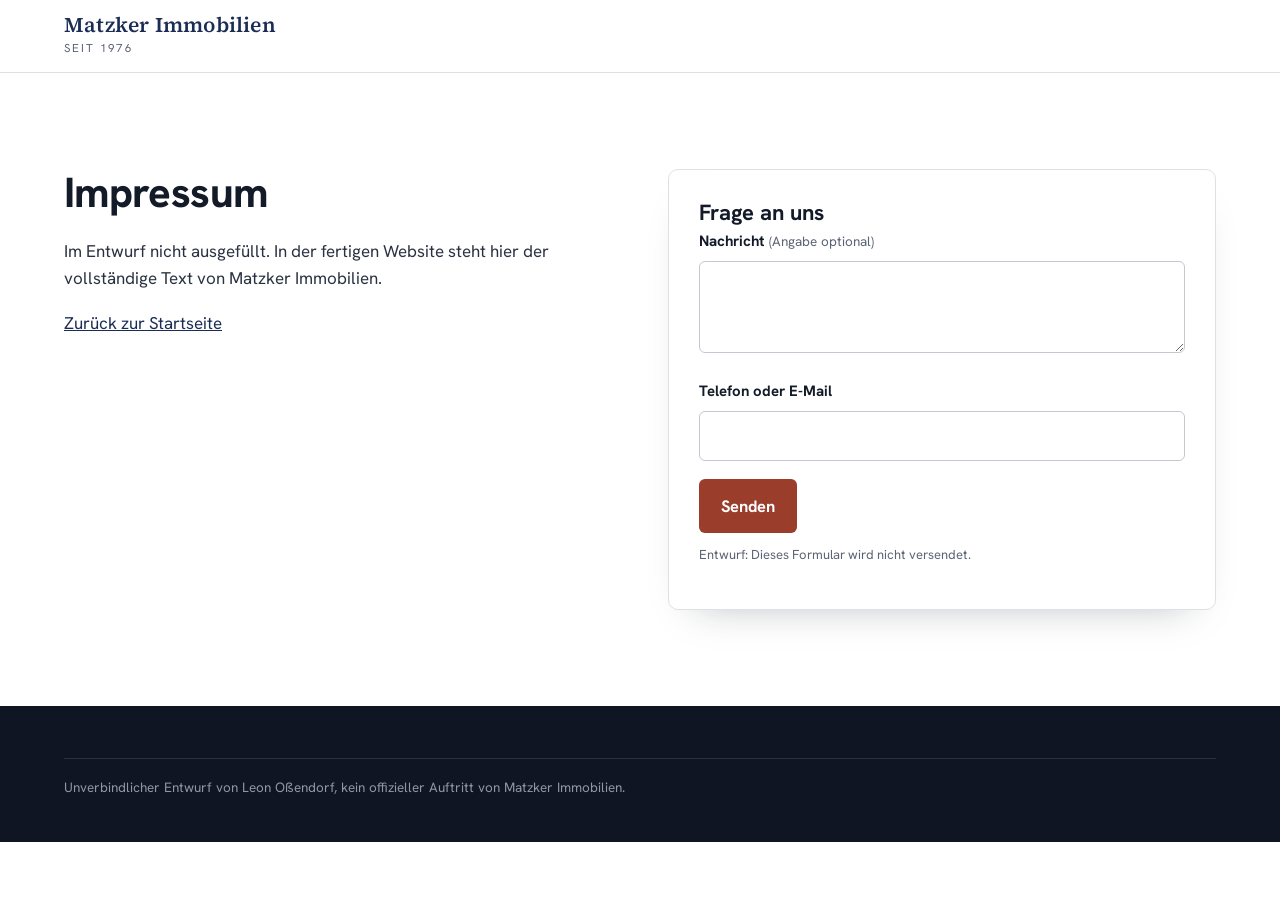
<file: impressum.html>
<!doctype html>
<html lang="de-DE"><head><meta charset="utf-8"><meta name="viewport" content="width=device-width, initial-scale=1"><meta name="robots" content="noindex,nofollow">
<title>Impressum – Matzker Immobilien (Entwurf)</title><link rel="stylesheet" href="css/site.css"></head>
<body><header class="kopf"><div class="wrap"><a class="marke" href="index.html"><span><b>Matzker Immobilien</b><small>Seit 1976</small></span></a></div></header>
<main><section class="ab"><div class="wrap zwei"><div><h2>Impressum</h2><p>Im Entwurf nicht ausgefüllt. In der fertigen Website steht hier der vollständige Text von Matzker Immobilien.</p><p><a href="index.html">Zurück zur Startseite</a></p></div>
<form class="formular" data-demo novalidate><div class="form-inhalt"><h3>Frage an uns</h3><div class="feld"><label for="k-m">Nachricht <span class="opt">(Angabe optional)</span></label><textarea id="k-m"></textarea></div><div class="feld"><label for="k-t">Telefon oder E-Mail</label><input type="text" id="k-t" required></div><button class="senden" type="submit">Senden</button><p class="kleingedruckt">Entwurf: Dieses Formular wird nicht versendet.</p></div><div class="danke" role="status"><b>Danke.</b>In der fertigen Website käme die Nachricht direkt im Büro an.</div></form></div></section></main>
<footer class="fuss"><div class="wrap"><p class="entwurf">Unverbindlicher Entwurf von Leon Oßendorf, kein offizieller Auftritt von Matzker Immobilien.</p></div></footer>
<script>document.querySelector('form').addEventListener('submit',function(e){e.preventDefault();var p=this.querySelector('[required]');if(!p.value.trim()){p.focus();return}this.classList.add('gesendet')})</script></body></html>
</file>
<file: css/site.css>
@font-face{font-family:"Hanken";src:url(../fonts/hanken.woff2) format("woff2");font-weight:100 900;font-display:swap}
@font-face{font-family:"Serif4";src:url(../fonts/sourceserif.woff2) format("woff2");font-weight:200 900;font-display:swap}
@font-face{font-family:"PlexMono";src:url(../fonts/plexmono-500.woff2) format("woff2");font-weight:500;font-display:swap}
@font-face{font-family:"Caveat";src:url(../fonts/caveat.woff2) format("woff2");font-weight:400 700;font-display:swap}

:root{
  --navy:#1b2d55; --navy-2:#24396a; --ink:#131a28; --text:#2a3242; --muted:#5b6475;
  --line:#dde1e7; --paper:#ffffff; --stone:#f2f3f5; --stone-2:#e8eaee;
  --brick:#9a3d2b; --brick-2:#b5523c; --ok:#1f6b4a;
  --steel-1:#eef0f2; --steel-2:#c9ced4; --steel-3:#9aa1a9;
  --r:6px; --wrap:1200px;
}
*{box-sizing:border-box}
html{scroll-behavior:smooth;-webkit-text-size-adjust:100%}
@media (prefers-reduced-motion:reduce){html{scroll-behavior:auto}*,*::before,*::after{animation:none!important;transition:none!important}}
body{margin:0;font-family:"Hanken",system-ui,sans-serif;font-size:17px;line-height:1.6;color:var(--text);background:var(--paper)}
img{max-width:100%;display:block}
a{color:var(--navy)}
h1,h2,h3{color:var(--ink);line-height:1.15;margin:0 0 .5em}
h2{font-size:clamp(28px,3.4vw,42px);font-weight:750;letter-spacing:-.015em}
h3{font-size:20px;font-weight:700}
p{margin:0 0 1em}
.wrap{max-width:var(--wrap);margin:0 auto;padding:0 24px}
.skip{position:absolute;left:-9999px}.skip:focus{left:12px;top:12px;z-index:99;background:#fff;padding:8px 12px}
:focus-visible{outline:3px solid var(--brick-2);outline-offset:2px}

/* Kopf */
.kopf{position:sticky;top:0;z-index:50;background:rgba(255,255,255,.96);backdrop-filter:blur(8px);border-bottom:1px solid var(--line)}
.kopf .wrap{display:flex;align-items:center;gap:28px;height:72px}
.marke{display:flex;align-items:center;gap:12px;text-decoration:none;color:var(--navy);flex:none}
.marke svg{width:38px;height:38px}
.marke b{font-family:"Serif4",serif;font-weight:600;font-size:21px;letter-spacing:.01em;display:block;line-height:1.05}
.marke small{display:block;font-size:11.5px;letter-spacing:.18em;color:var(--muted);text-transform:uppercase;margin-top:3px}
.menue{display:flex;gap:22px;margin-left:auto}
.menue a{text-decoration:none;color:var(--text);font-weight:600;font-size:15.5px;padding:6px 0;border-bottom:2px solid transparent;transition:border-color .2s,color .2s}
.menue a:hover{color:var(--navy);border-color:var(--brick)}
.tel{flex:none;display:inline-flex;align-items:center;gap:8px;background:var(--navy);color:#fff;text-decoration:none;font-weight:700;padding:10px 16px;border-radius:var(--r);font-size:15px}
.tel:hover{background:var(--navy-2)}
.tel svg{width:16px;height:16px}
.burger{display:none}
@media (max-width:1060px){
  .menue{display:none;position:absolute;top:72px;left:0;right:0;background:#fff;flex-direction:column;gap:0;padding:8px 24px 18px;border-bottom:1px solid var(--line)}
  .menue.offen{display:flex}
  .menue a{padding:12px 0;border-bottom:1px solid var(--line)}
  .burger{display:inline-flex;margin-left:auto;background:none;border:1px solid var(--line);border-radius:var(--r);width:44px;height:44px;align-items:center;justify-content:center;cursor:pointer}
  .tel span{display:none}.tel{padding:12px}
}

/* Hero */
.hero{position:relative;color:#fff;background:#1a2233;overflow:hidden}
.hero-bild{position:absolute;inset:0}
.hero-bild img{width:100%;height:100%;object-fit:cover;object-position:28% 50%}
.hero-bild::after{content:"";position:absolute;inset:0;background:linear-gradient(90deg,rgba(14,20,34,.86) 0%,rgba(14,20,34,.66) 42%,rgba(14,20,34,.18) 72%,rgba(14,20,34,.05) 100%)}
.hero .wrap{position:relative;display:grid;grid-template-columns:1.05fr .95fr;gap:48px;align-items:center;min-height:640px;padding-top:64px;padding-bottom:64px}
.hero h1{color:#fff;font-size:clamp(36px,4.6vw,60px);font-weight:780;letter-spacing:-.02em;margin-bottom:22px;max-width:13ch}
.hero p.lead{font-size:19px;max-width:30em;color:#e6e9ef;margin-bottom:26px}
.hero .unterschrift{font-family:"Caveat",cursive;font-size:30px;color:#f1d7cf;line-height:1}
.hero .unterschrift small{display:block;font-family:"Hanken";font-size:13px;color:#c7ccd6;letter-spacing:.04em;margin-top:6px}

/* Klingeltableau */
.tableau-halter{display:flex;justify-content:flex-end}
.tableau{width:min(400px,100%);border-radius:10px;padding:22px 22px 18px;color:#2b3038;
  background:
    repeating-linear-gradient(90deg,rgba(255,255,255,.0) 0,rgba(255,255,255,.18) 1px,rgba(0,0,0,.025) 2px,rgba(255,255,255,0) 3px),
    linear-gradient(160deg,#f4f5f6 0%,#d9dde1 38%,#c4c9ce 62%,#e3e6e9 100%);
  box-shadow:0 1px 0 rgba(255,255,255,.9) inset,0 -2px 0 rgba(0,0,0,.12) inset,0 30px 60px -20px rgba(0,0,0,.6),0 6px 14px rgba(0,0,0,.28);
  position:relative}
.tableau::before,.tableau::after{content:"";position:absolute;width:9px;height:9px;border-radius:50%;top:10px;background:radial-gradient(circle at 35% 35%,#fff,#9aa1a9 60%,#6d747c);box-shadow:0 1px 1px rgba(0,0,0,.3)}
.tableau::before{left:10px}.tableau::after{right:10px}
.tableau .schraube-u{position:absolute;width:9px;height:9px;border-radius:50%;bottom:10px;background:radial-gradient(circle at 35% 35%,#fff,#9aa1a9 60%,#6d747c)}
.tableau .schraube-u.l{left:10px}.tableau .schraube-u.r{right:10px}
.lautsprecher{display:grid;grid-template-columns:repeat(9,1fr);gap:7px;width:150px;margin:0 auto 16px}
.lautsprecher i{display:block;width:7px;height:7px;border-radius:50%;background:#3a3f46;box-shadow:0 1px 0 rgba(255,255,255,.8);margin:auto}
.tableau-kopf{font-family:"PlexMono",monospace;font-size:11px;letter-spacing:.14em;text-transform:uppercase;text-align:center;color:#555c66;margin-bottom:12px}
.klingel{display:flex;align-items:center;gap:14px;width:100%;background:none;border:0;padding:7px 0;cursor:pointer;text-align:left;font:inherit;color:inherit}
.klingel + .klingel{border-top:1px solid rgba(0,0,0,.08);box-shadow:0 1px 0 rgba(255,255,255,.6) inset}
.knopf{flex:none;width:38px;height:38px;border-radius:50%;position:relative;
  background:radial-gradient(circle at 40% 35%,#ffffff 0%,#dfe3e6 35%,#a8aeb5 100%);
  box-shadow:0 0 0 3px #b3b9bf,0 0 0 4px #8d949b,0 3px 5px rgba(0,0,0,.35);transition:transform .12s ease,box-shadow .12s ease}
.knopf::after{content:"";position:absolute;inset:-7px;border-radius:50%;border:2px solid rgba(110,170,255,0);transition:border-color .25s ease,box-shadow .25s ease}
.klingel:hover .knopf{box-shadow:0 0 0 3px #b3b9bf,0 0 0 4px #8d949b,0 2px 3px rgba(0,0,0,.3)}
.klingel.gedrueckt .knopf{transform:scale(.95) translateY(1px);box-shadow:0 0 0 3px #b3b9bf,0 0 0 4px #8d949b,0 1px 1px rgba(0,0,0,.3)}
.klingel.gedrueckt .knopf::after,.klingel:focus-visible .knopf::after{border-color:rgba(110,170,255,.9);box-shadow:0 0 10px rgba(110,170,255,.7)}
.klingel:focus-visible{outline:none}
.schild{flex:1;background:#fbfaf6;border:1px solid #b9bec4;border-radius:2px;padding:7px 12px 6px;
  box-shadow:inset 0 1px 2px rgba(0,0,0,.12),inset 0 0 0 3px rgba(255,255,255,.55);
  font-family:"PlexMono",monospace;font-size:15px;color:#1b2333;line-height:1.25;position:relative}
.schild::after{content:"";position:absolute;inset:0;background:linear-gradient(115deg,rgba(255,255,255,.45) 0%,rgba(255,255,255,0) 40%);pointer-events:none}
.schild small{display:block;font-size:11.5px;color:#6a707a;letter-spacing:.02em}
.schild .neu{color:var(--brick);font-weight:500}
.tableau-fuss{margin-top:10px;font-size:12px;color:#5d636c;text-align:center}
@media (max-width:900px){
  .hero .wrap{grid-template-columns:1fr;min-height:0;padding-top:40px;padding-bottom:36px;gap:28px}
  .hero-bild::after{background:linear-gradient(180deg,rgba(14,20,34,.78) 0%,rgba(14,20,34,.7) 45%,rgba(14,20,34,.88) 100%)}
  .tableau-halter{justify-content:center}
  .hero p.lead{font-size:17.5px}
}

/* Abschnitte */
section.ab{padding:96px 0}
section.ab.grau{background:var(--stone)}
.ab-kopf{max-width:720px;margin-bottom:44px}
.ab-kopf p{font-size:18.5px;color:var(--muted)}
.marke-zeile{display:inline-block;font-family:"PlexMono",monospace;font-size:13px;color:var(--brick);margin-bottom:12px;border-bottom:1px solid currentColor}
@media (max-width:700px){section.ab{padding:64px 0}}
.reveal{opacity:0;transform:translateY(18px);transition:opacity .6s ease,transform .6s ease}
.reveal.da{opacity:1;transform:none}

/* Zwei Spalten */
.zwei{display:grid;grid-template-columns:1fr 1fr;gap:56px;align-items:start}
@media (max-width:900px){.zwei{grid-template-columns:1fr;gap:36px}}

/* Verkaufen */
.schritte{list-style:none;margin:0;padding:0;counter-reset:s}
.schritte li{counter-increment:s;display:grid;grid-template-columns:44px 1fr;gap:14px;padding:14px 0;border-top:1px solid var(--line)}
.schritte li:last-child{border-bottom:1px solid var(--line)}
.schritte li::before{content:counter(s,decimal-leading-zero);font-family:"PlexMono",monospace;color:var(--brick);font-size:15px;padding-top:2px}
.schritte b{color:var(--ink)}
.sachverstand{display:flex;gap:16px;align-items:center;margin-top:26px;padding:16px;background:var(--stone);border-radius:var(--r)}
.sachverstand img{width:64px;height:64px;border-radius:50%;object-fit:cover;object-position:50% 20%}
.sachverstand p{margin:0;font-size:15.5px}

/* Formulare */
.formular{background:#fff;border:1px solid var(--line);border-radius:10px;padding:30px;box-shadow:0 20px 40px -28px rgba(19,26,40,.35)}
.grau .formular{border-color:#d6dae0}
.formular h3{font-size:22px;margin-bottom:4px}
.formular .hinweis{font-size:14px;color:var(--muted);margin-bottom:20px}
.feld{margin-bottom:18px}
.feld > label,.feld > .label{display:block;font-weight:700;font-size:15px;color:var(--ink);margin-bottom:8px}
.feld .opt{font-weight:400;color:var(--muted);font-size:13.5px}
.chips{display:flex;flex-wrap:wrap;gap:8px}
.chips input{position:absolute;opacity:0;pointer-events:none}
.chips label{display:inline-block;padding:9px 14px;border:1px solid #c9ced6;border-radius:999px;font-size:15px;cursor:pointer;background:#fff;color:var(--text);transition:background .15s,border-color .15s,color .15s;user-select:none}
.chips label:hover{border-color:var(--navy)}
.chips input:checked + label{background:var(--navy);border-color:var(--navy);color:#fff}
.chips input:focus-visible + label{outline:3px solid var(--brick-2);outline-offset:2px}
input[type=text],input[type=tel],input[type=email],select,textarea{width:100%;font:inherit;font-size:16px;color:var(--ink);background:#fff;border:1px solid #c3c8d0;border-radius:var(--r);padding:11px 12px}
textarea{min-height:92px;resize:vertical}
input::placeholder,textarea::placeholder{color:#7b8291}
input:focus,select:focus,textarea:focus{border-color:var(--navy);outline:2px solid rgba(27,45,85,.18)}
.reihe{display:grid;grid-template-columns:1fr 1fr;gap:12px}
@media (max-width:520px){.reihe{grid-template-columns:1fr}.formular{padding:22px}}
.regler{display:flex;align-items:center;gap:14px}
.regler input{flex:1;accent-color:var(--navy)}
.regler output{font-family:"PlexMono",monospace;min-width:84px;text-align:right;color:var(--ink)}
.senden{display:inline-flex;align-items:center;gap:10px;background:var(--brick);color:#fff;border:0;border-radius:var(--r);font:inherit;font-weight:700;font-size:16.5px;padding:14px 22px;cursor:pointer;transition:background .2s}
.senden:hover{background:#86331f}
.kleingedruckt{font-size:13px;color:var(--muted);margin-top:12px}
.danke{display:none;border-left:4px solid var(--ok);background:#eef6f1;padding:16px 18px;border-radius:4px;margin-top:6px}
.danke b{display:block;color:var(--ok);margin-bottom:2px}
.formular.gesendet .danke{display:block}
.formular.gesendet .form-inhalt{display:none}

/* Angebote */
.reiter{display:flex;gap:6px;margin-bottom:26px;border-bottom:1px solid var(--line)}
.reiter button{font:inherit;font-weight:700;font-size:16px;background:none;border:0;border-bottom:3px solid transparent;padding:10px 16px;cursor:pointer;color:var(--muted)}
.reiter button[aria-selected=true]{color:var(--navy);border-color:var(--brick)}
.objekte{display:grid;grid-template-columns:repeat(3,1fr);gap:24px}
@media (max-width:900px){.objekte{grid-template-columns:1fr 1fr}}
@media (max-width:600px){.objekte{grid-template-columns:1fr}}
.objekt{background:#fff;border:1px solid var(--line);border-radius:8px;overflow:hidden;display:flex;flex-direction:column;transition:transform .25s ease,box-shadow .25s ease}
.objekt:hover{transform:translateY(-3px);box-shadow:0 18px 34px -24px rgba(19,26,40,.45)}
.objekt figure{margin:0;aspect-ratio:4/3;overflow:hidden;position:relative}
.objekt figure img{width:100%;height:100%;object-fit:cover}
.objekt .ort{position:absolute;left:12px;bottom:12px;background:rgba(255,255,255,.94);font-family:"PlexMono",monospace;font-size:12.5px;padding:4px 8px;border-radius:3px;color:var(--ink)}
.objekt .koerper{padding:18px 18px 20px;display:flex;flex-direction:column;flex:1}
.objekt h3{font-size:17.5px;line-height:1.35}
.eckdaten{display:flex;gap:16px;font-size:14px;color:var(--muted);margin:2px 0 14px;flex-wrap:wrap}
.eckdaten b{color:var(--ink)}
.objekt .preis{margin-top:auto;display:flex;justify-content:space-between;align-items:center;border-top:1px solid var(--line);padding-top:12px}
.objekt .preis b{font-size:19px;color:var(--ink)}
.objekt .preis a{font-weight:700;font-size:15px;text-decoration:none}
.stand{font-size:13.5px;color:var(--muted);margin-top:16px}
.panel[hidden]{display:none}
.suchauftrag{display:grid;grid-template-columns:1fr 1.1fr;gap:40px;align-items:start}
@media (max-width:900px){.suchauftrag{grid-template-columns:1fr}}
.gesucht{margin-top:56px;display:grid;grid-template-columns:280px 1fr;gap:36px;padding-top:40px;border-top:1px solid #d3d7de}
.gesucht ul{list-style:none;margin:0;padding:0;display:grid;grid-template-columns:1fr 1fr;gap:12px}
.gesucht li{background:#fff;border:1px dashed #b9bfc8;border-radius:6px;padding:14px 16px;font-size:15px}
.gesucht li b{display:block;color:var(--ink)}
@media (max-width:900px){.gesucht{grid-template-columns:1fr}.gesucht ul{grid-template-columns:1fr}}

/* Hof Recker */
.recker{background:#18202f;color:#e6e9ef}
.recker h2,.recker h3{color:#fff}
.recker-bild{position:relative;border-radius:10px;overflow:hidden;margin-bottom:40px}
.recker-bild img{width:100%;aspect-ratio:1600/517;object-fit:cover}
.recker-bild figcaption{position:absolute;right:12px;bottom:10px;font-size:12px;background:rgba(0,0,0,.55);padding:3px 8px;border-radius:3px}
.recker-fakten{display:flex;flex-wrap:wrap;gap:0;border-top:1px solid rgba(255,255,255,.18);border-bottom:1px solid rgba(255,255,255,.18);margin:8px 0 26px}
.recker-fakten div{padding:14px 22px 14px 0;margin-right:22px;border-right:1px solid rgba(255,255,255,.14)}
.recker-fakten div:last-child{border:0}
.recker-fakten b{display:block;font-size:24px;color:#fff;font-weight:750}
.recker-fakten span{font-size:13.5px;color:#b9c0cc}
.haus{background:#232d40;border-radius:10px;padding:22px}
.haus .etage{display:grid;gap:8px;margin-bottom:8px}
.haus .etage-name{font-family:"PlexMono",monospace;font-size:12px;color:#aab3c2;margin:10px 0 6px;letter-spacing:.06em}
.etage.e3{grid-template-columns:1fr 1fr 1fr}.etage.e5{grid-template-columns:repeat(5,1fr)}.etage.e2{grid-template-columns:1fr 1fr}
.we{font:inherit;border:1px solid #8b4a3a;background:linear-gradient(180deg,#a5503c,#8e4130);color:#fff;border-radius:4px;padding:10px 6px;cursor:pointer;text-align:center;line-height:1.2;transition:transform .15s,background .2s}
.we small{display:block;font-size:11.5px;opacity:.85}
.we:hover{transform:translateY(-2px)}
.we[aria-pressed=true]{background:#fff;color:var(--ink);border-color:#fff}
.dach{height:10px;background:#5f7a4e;border-radius:3px 3px 0 0;margin-bottom:8px;opacity:.85}
.we-info{margin-top:16px;background:#fff;color:var(--text);border-radius:8px;padding:16px 18px;min-height:92px}
.we-info b{color:var(--ink)}
.we-info .senden{margin-top:10px;padding:10px 16px;font-size:15px}
.recker ul.plus{padding-left:18px;margin:0 0 20px}
.recker ul.plus li{margin-bottom:6px}
.recker a.licht{color:#fff}

/* Verwaltung */
.leist{display:grid;grid-template-columns:1fr 1fr;gap:0;margin:8px 0 26px;border-top:1px solid var(--line)}
.leist div{padding:18px 18px 18px 0;border-bottom:1px solid var(--line)}
.leist div:nth-child(odd){border-right:1px solid var(--line)}
.leist div:nth-child(even){padding-left:18px}
.leist b{display:block;color:var(--ink);margin-bottom:2px}
.leist p{margin:0;font-size:15.5px;color:var(--muted)}
@media (max-width:600px){.leist{grid-template-columns:1fr}.leist div:nth-child(odd){border-right:0}.leist div:nth-child(even){padding-left:0}}
.person{display:flex;gap:14px;align-items:center}
.person img{width:58px;height:58px;border-radius:50%;object-fit:cover;object-position:50% 18%}
.person p{margin:0;font-size:15px}
.schaden{margin-top:22px;display:flex;gap:14px;align-items:flex-start;border:1px solid var(--line);background:#fff;border-radius:8px;padding:16px 18px}
.schaden svg{flex:none;width:26px;height:26px;color:var(--brick)}
.schaden p{margin:0;font-size:15.5px}
.schaden button{font:inherit;background:none;border:0;padding:0;color:var(--navy);font-weight:700;text-decoration:underline;cursor:pointer}

/* Familie */
.familie-bild{border-radius:10px;overflow:hidden;background:#eceef0}
.familie-bild img{width:100%;aspect-ratio:1040/450;object-fit:cover}
.familie-bild figcaption{font-size:13.5px;color:var(--muted);padding:10px 14px;background:#fff;border-top:1px solid var(--line)}
.zeitleiste{display:grid;grid-template-columns:repeat(3,1fr);gap:0;margin:34px 0 0}
.zeitleiste div{padding:18px 20px 0 0;border-top:3px solid var(--navy);margin-right:16px}
.zeitleiste b{font-family:"PlexMono",monospace;font-size:22px;color:var(--brick);display:block;margin-bottom:4px}
.zeitleiste p{font-size:15.5px;margin:0}
@media (max-width:700px){.zeitleiste{grid-template-columns:1fr}.zeitleiste div{margin:0 0 18px}}
.motto{font-family:"Serif4",serif;font-size:clamp(24px,2.6vw,32px);line-height:1.3;color:var(--navy);margin:0 0 16px;font-weight:500}
.motto + p{color:var(--muted);font-size:15px}
.siegel{display:flex;gap:26px;align-items:center;margin-top:26px;flex-wrap:wrap}
.sterne{display:flex;align-items:center;gap:10px}
.sterne b{font-size:30px;color:var(--ink)}
.sterne span{font-size:14px;color:var(--muted);line-height:1.3}
.sterne svg{width:96px;height:18px}
.verband{font-size:14px;color:var(--muted);border-left:1px solid var(--line);padding-left:22px;line-height:1.45}

/* Karriere */
.stellen{display:grid;grid-template-columns:1fr 1fr;gap:12px}
.stelle{font:inherit;text-align:left;background:#fff;border:1px solid var(--line);border-radius:8px;padding:16px 18px;cursor:pointer;transition:border-color .2s,transform .2s}
.stelle:hover{border-color:var(--navy);transform:translateY(-2px)}
.stelle b{display:block;color:var(--ink);font-size:16.5px;line-height:1.3}
.stelle span{font-size:13.5px;color:var(--muted)}
.stelle.azubi{border-style:dashed}
@media (max-width:600px){.stellen{grid-template-columns:1fr}}
.vorteile{list-style:none;padding:0;margin:22px 0 0}
.vorteile li{padding:8px 0 8px 28px;position:relative;font-size:16px}
.vorteile li::before{content:"";position:absolute;left:4px;top:15px;width:12px;height:7px;border-left:2px solid var(--brick);border-bottom:2px solid var(--brick);transform:rotate(-45deg)}

/* Kontakt + Fuß */
.standorte{display:grid;grid-template-columns:1fr 1fr 1.15fr;gap:32px}
@media (max-width:900px){.standorte{grid-template-columns:1fr}}
.standort h3{margin-bottom:6px}
.standort p{margin:0 0 6px;font-size:16px}
.standort img{border-radius:8px;margin-bottom:14px;aspect-ratio:5/3;object-fit:cover;width:100%}
.zeiten{font-size:15px;border-collapse:collapse;margin-top:8px}
.zeiten td{padding:2px 14px 2px 0;vertical-align:top}
.fuss{background:#0f1522;color:#b6bdca;padding:46px 0 30px;font-size:14.5px}
.fuss a{color:#dfe3ea}
.fuss .wrap{display:flex;flex-wrap:wrap;gap:16px 32px;justify-content:space-between}
.fuss .entwurf{flex-basis:100%;border-top:1px solid #263047;padding-top:18px;margin-top:6px;color:#8e97a8;font-size:13.5px}

/* Mobile Leiste */
.mobil-leiste{display:none}
@media (max-width:700px){
  .mobil-leiste{display:grid;grid-template-columns:1fr 1fr;position:fixed;left:0;right:0;bottom:0;z-index:60;background:#fff;border-top:1px solid var(--line);box-shadow:0 -6px 18px rgba(0,0,0,.08)}
  .mobil-leiste a{display:flex;align-items:center;justify-content:center;gap:8px;padding:14px 8px;font-weight:700;text-decoration:none;color:var(--navy)}
  .mobil-leiste a + a{background:var(--brick);color:#fff}
  body{padding-bottom:56px}
}
@media (max-width:560px){
  .kopf .wrap{gap:10px;padding:0 14px}
  .marke{gap:9px}.marke svg{width:30px;height:30px}.marke b{font-size:17px}.marke small{font-size:10px}
  .burger{width:42px;height:42px}
  .hero .unterschrift{display:none}
  .hero h1{font-size:34px;margin-bottom:14px}
  .hero p.lead{font-size:16.5px;margin-bottom:0}
  .hero .wrap{padding-top:30px}
  .tableau{padding:18px 14px 14px}.lautsprecher{margin-bottom:10px}
  .schild{font-size:14px}
}
.recker-fakten{display:grid;grid-template-columns:repeat(4,auto);justify-content:start}
.recker-fakten b{font-size:21px;white-space:nowrap}
@media (max-width:560px){.recker-fakten{grid-template-columns:1fr 1fr}.recker-fakten div{border-right:0;border-bottom:1px solid rgba(255,255,255,.12)}}
.standorte.zwei{display:grid;grid-template-columns:1fr 1fr}
@media (max-width:900px){.standorte.zwei{grid-template-columns:1fr}}
.standort.zweit{margin-top:22px;padding-top:20px;border-top:1px solid #d3d7de}
.datei{display:flex;align-items:center;gap:12px;flex-wrap:wrap;cursor:pointer}
.datei input{position:absolute;opacity:0;width:1px;height:1px}
.datei span{border:1px solid var(--navy);color:var(--navy);font-weight:700;font-size:15px;padding:9px 14px;border-radius:var(--r)}
.datei em{font-style:normal;font-size:14px;color:var(--muted)}
.datei input:focus-visible + span{outline:3px solid var(--brick-2);outline-offset:2px}
.we{white-space:nowrap}
@media (max-width:560px){.etage.e5 .we{font-size:13.5px;padding:9px 2px}.etage.e5 .we small{font-size:10.5px}.datei em{flex-basis:100%}.haus{padding:16px}}
</file>
